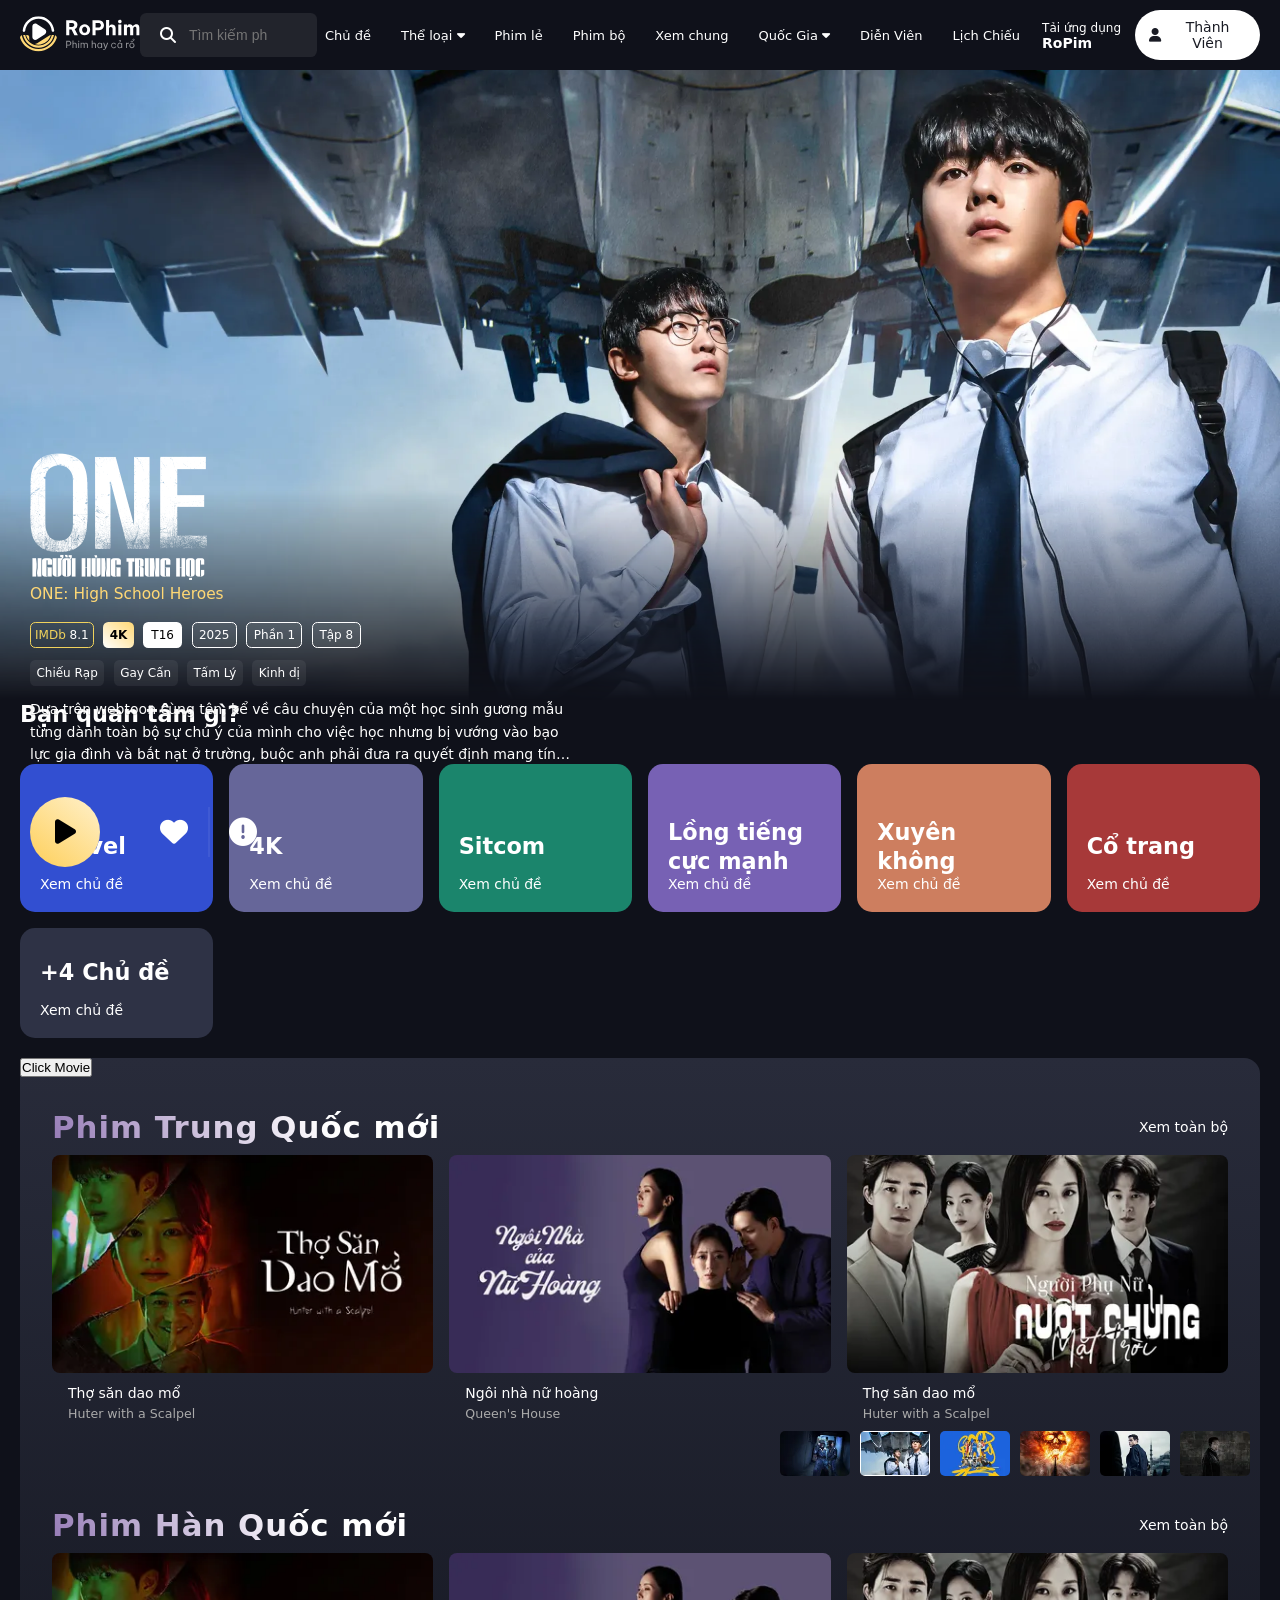
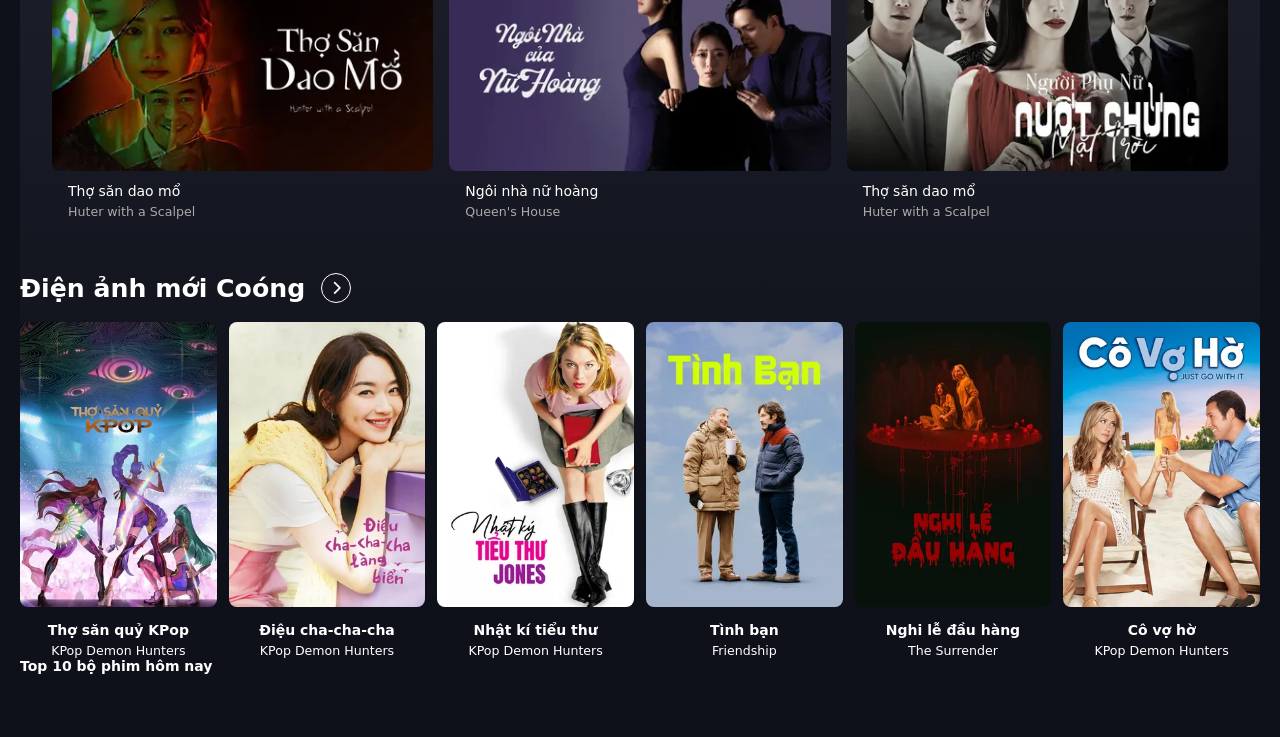
<file: RoPhimHay/index.html>
<!DOCTYPE html>
<html lang="en">
  <head>
    <meta charset="UTF-8" />
    <meta name="viewport" content="width=device-width, initial-scale=1.0" />
    <title>RoPhimHay</title>
    <link rel="stylesheet" href="./style.css" />
    <link
      rel="stylesheet"
      href="https://cdnjs.cloudflare.com/ajax/libs/font-awesome/6.5.0/css/all.min.css"
    />
  </head>
  <body>
    <header class="header">
      <div class="header-element">
        <div class="icons"><i class="fa-solid fa-bars"></i></div>
        <div class="logo">
          <img
            src="./img/logorophim.svg"
            alt="Logo RoPhim"
            class="logo-pape-rophim"
          />
        </div>
        <div class="search">
          <div class="search-icon">
            <i class="fa-solid fa-magnifying-glass"></i>
          </div>
          <input class="search-input" placeholder="Tìm kiếm phim,diễn viên" />
        </div>
        <nav class="name-menu">
          <a href="#">Chủ đề</a>
          <a href="#">Thể loại <i class="fa-solid fa-caret-down"></i></a>
          <a href="#">Phim lẻ</a>
          <a href="#">Phim bộ</a>
          <a href="#">Xem chung</a>
          <a href="#">Quốc Gia <i class="fa-solid fa-caret-down"></i></a>
          <a href="#">Diễn Viên</a>
          <a href="#">Lịch Chiếu</a>
          <div class="text-light">
            <span class="button-download">Tải ứng dụng</span>
            <strong>RoPim</strong>
          </div>
          <div id="main-user">
            <i class="fa-solid fa-user main-color"></i>
            <p class="main-color">Thành Viên</p>
          </div>
        </nav>
        <div class="icons"><i class="fa-solid fa-magnifying-glass"></i></div>
      </div>
    </header>
    <main class="main">
      <section class="main-banner">
        <div class="movie-media">
          <img
            src="./img/nguoihungtrunghoc.webp"
            alt="Phim Người Hùng Trung Học"
            class="title-img"
          />
        </div>
        <div class="main-container">
          <div>
            <h1 class="name-movie-img">ONE: Người Hùng Trung Học</h1>
            <img
              src="./img/logoone.webp"
              alt="Movie Người Hùng Trung Học"
              class="movie-hero"
            />
          </div>
          <div class="section-intro">
            <h4>ONE: High School Heroes</h4>
            <div class="tags">
              <div class="tags-imdb tags-evaluation">IMDb <span>8.1</span></div>
              <div class="tags-quality">4K</div>
              <div class="tags-model">T16</div>
              <div class="tags-classic">2025</div>
              <div class="tags-classic">Phần 1</div>
              <div class="tags-classic">Tập 8</div>
            </div>
            <nav class="hl-tags">
              <a class="tag-topic" href="#">Chiếu Rạp</a>
              <a class="tag-topic" href="#">Gay Cấn</a>
              <a class="tag-topic" href="#">Tấm Lý</a>
              <a class="tag-topic" href="#">Kinh dị</a>
            </nav>
            <p class="description">
              Dựa trên webtoon cùng tên, kể về câu chuyện của một học sinh gương
              mẫu từng dành toàn bộ sự chú ý của mình cho việc học nhưng bị
              vướng vào bạo lực gia đình và bắt nạt ở trường, buộc anh phải đưa
              ra quyết định mang tính thay đổi. One: High School Heroes kể về
              hành trình nhóm học sinh dũng cảm chống bạo lực học đường, kết hợp
              hành động mãn nhãn và drama sâu sắc, truyền tải thông điệp đoàn
              kết.
            </p>
            <div class="movie-desqis">
              <a class="open-movie" href="#">
                <i class="fa-solid fa-play fa-back"></i>
              </a>
              <div class="touch-group">
                <div class="tym-item"><i class="fa-solid fa-heart"></i></div>
                <div class="tym-item">
                  <i class="fa-solid fa-circle-exclamation"></i>
                </div>
              </div>
            </div>
          </div>
        </div>
        <div class="wrapper">
          <div class="wrap">
            <img
              src="./img/daimau.webp"
              alt="RoPhim Đại Mẫu"
              class="wrap-img"
            />
          </div>
          <div class="wrap">
            <img
              src="./img/nguoihth.webp"
              alt="RoPhim Người Hùng Trung Học"
              class="wrap-img wrap-img-style"
            />
          </div>
          <div class="wrap">
            <img
              src="./img/kientuong.webp"
              alt="RoPhim Kiện Tướng"
              class="wrap-img"
            />
          </div>
          <div class="wrap">
            <img
              src="./img/luoihaituthan.webp"
              alt="RoPhim Lưỡi Hái Tử Thần"
              class="wrap-img"
            />
          </div>
          <div class="wrap">
            <img
              src="./img/taynghiepdu.webp"
              alt="RoPhim Tay Nghiệp Dư"
              class="wrap-img"
            />
          </div>
          <div class="wrap">
            <img
              src="./img/matdanhketaon2.webp"
              alt="RoPhim Mật Danh Kế Toán2"
              class="wrap-img"
            />
          </div>
        </div>
      </section>
      <div class="banner">
        <section class="catalogue-movie">
          <h4>Bạn quan tâm gì?</h4>
          <div class="genre">
            <div class="genre-movie genre1">
              <div class="data-line">
                <h4>Marvel</h4>
                <p>Xem chủ đề</p>
              </div>
            </div>
            <div class="genre-movie genre2">
              <div>
                <h4>4K</h4>
                <p>Xem chủ đề</p>
              </div>
            </div>
            <div class="genre-movie genre3">
              <div>
                <h4>Sitcom</h4>
                <p>Xem chủ đề</p>
              </div>
            </div>
            <div class="genre-movie genre4">
              <div>
                <h4>Lồng tiếng cực mạnh</h4>
                <p>Xem chủ đề</p>
              </div>
            </div>
            <div class="genre-movie genre5">
              <div>
                <h4>Xuyên không</h4>
                <p>Xem chủ đề</p>
              </div>
            </div>
            <div class="genre-movie genre6">
              <div>
                <h4>Cổ trang</h4>
                <p>Xem chủ đề</p>
              </div>
            </div>
            <div class="genre-movie genre7">
              <div>
                <h4>+4 Chủ đề</h4>
                <p>Xem chủ đề</p>
              </div>
            </div>
          </div>
        </section>
        <div class="padding-total">
          <button class="btn-movie">Click Movie</button>
          <!-- <section class="categories">
        <div class="movie-welding">
            <div class="top-title">
            <h4>Phim Hàn Quốc mới</h4>
            <p>Xem toàn bộ</p>
            </div>
            <div class="movie-container">
                <div class="part-movie">
                    <div class="cover-movie">
                        <img src="./img/thosandaoma.webp" alt="Movie Thợ săn dao mổ" class="movie-new-img"/>
                        </div>
                        <div class="name-movie">
                        <h4>Thợ săn dao mổ</h4>
                        <p>Huter with a Scalpel</p>
                    </div>
                </div>
                <div class="part-movie">
                    <div class="cover-movie">
                        <img src="./img/ngoinhanuahoang.webp" alt="Movie Ngôi nhà nữ hoàng" class="movie-new-img"/>
                        </div>
                        <div class="name-movie">
                        <h4>Ngôi nhà nữ hoàng</h4>
                        <p>Queen's House</p>
                    </div>
                </div>
                <div class="part-movie">
                    <div class="cover-movie">
                        <img src="./img/nguoiphunu.webp" alt="Movie Người phụ nữ nuốt chửng mặt trời" class="movie-new-img"/>
                        </div>
                        <div class="name-movie">
                        <h4>Thợ săn dao mổ</h4>
                        <p>Huter with a Scalpel</p>
                    </div>
                </div>
            </div>
        </div>
    </section> -->
          <div id="wrapper-categpries">
            <section class="categories">
              <div class="movie-welding">
                <div class="top-title">
                  <h4>Phim Trung Quốc mới</h4>
                  <p>Xem toàn bộ</p>
                </div>
                <div class="movie-container">
                  <div class="part-movie">
                    <div class="cover-movie">
                      <img
                        src="./img/thosandaoma.webp"
                        alt="Movie Thợ săn dao mổ"
                        class="movie-new-img"
                      />
                    </div>
                    <div class="name-movie">
                      <h4>Thợ săn dao mổ</h4>
                      <p>Huter with a Scalpel</p>
                    </div>
                  </div>
                  <div class="part-movie">
                    <div class="cover-movie">
                      <img
                        src="./img/ngoinhanuahoang.webp"
                        alt="Movie Ngôi nhà nữ hoàng"
                        class="movie-new-img"
                      />
                    </div>
                    <div class="name-movie">
                      <h4>Ngôi nhà nữ hoàng</h4>
                      <p>Queen's House</p>
                    </div>
                  </div>
                  <div class="part-movie">
                    <div class="cover-movie">
                      <img
                        src="./img/nguoiphunu.webp"
                        alt="Movie Người phụ nữ nuốt chửng mặt trời"
                        class="movie-new-img"
                      />
                    </div>
                    <div class="name-movie">
                      <h4>Thợ săn dao mổ</h4>
                      <p>Huter with a Scalpel</p>
                    </div>
                  </div>
                </div>
              </div>
            </section>
            <section class="categories">
              <div class="movie-welding">
                <div class="top-title">
                  <h4>Phim Hàn Quốc mới</h4>
                  <p>Xem toàn bộ</p>
                </div>
                <div class="movie-container">
                  <div class="part-movie">
                    <div class="cover-movie">
                      <img
                        src="./img/thosandaoma.webp"
                        alt="Movie Thợ săn dao mổ"
                        class="movie-new-img"
                      />
                    </div>
                    <div class="name-movie">
                      <h4>Thợ săn dao mổ</h4>
                      <p>Huter with a Scalpel</p>
                    </div>
                  </div>
                  <div class="part-movie">
                    <div class="cover-movie">
                      <img
                        src="./img/ngoinhanuahoang.webp"
                        alt="Movie Ngôi nhà nữ hoàng"
                        class="movie-new-img"
                      />
                    </div>
                    <div class="name-movie">
                      <h4>Ngôi nhà nữ hoàng</h4>
                      <p>Queen's House</p>
                    </div>
                  </div>
                  <div class="part-movie">
                    <div class="cover-movie">
                      <img
                        src="./img/nguoiphunu.webp"
                        alt="Movie Người phụ nữ nuốt chửng mặt trời"
                        class="movie-new-img"
                      />
                    </div>
                    <div class="name-movie">
                      <h4>Thợ săn dao mổ</h4>
                      <p>Huter with a Scalpel</p>
                    </div>
                  </div>
                </div>
              </div>
            </section>
          </div>
          <section class="electric-movie">
            <div class="cards-header">
              <h4>Điện ảnh mới Coóng</h4>
              <div class="cat-row">
                <i class="fa-solid fa-chevron-right"></i>
              </div>
            </div>
            <div class="cards-slide">
              <div class="sw-item">
                <div class="row-demo">
                  <img src="./img/thosanquy.webp" alt="Phim Thợ săn quỷ KPop" />
                </div>
                <div class="information-moive">
                  <h4 class="name-row-demo">Thợ săn quỷ KPop</h4>
                  <p>KPop Demon Hunters</p>
                </div>
              </div>
              <div class="sw-item">
                <div class="row-demo">
                  <img
                    src="./img/dieuchanangbien.jpg"
                    alt="Phim Điệu cha-cha-cha"
                  />
                </div>
                <div class="information-moive">
                  <h4 class="name-row-demo">Điệu cha-cha-cha</h4>
                  <p>KPop Demon Hunters</p>
                </div>
              </div>
              <div class="sw-item">
                <div class="row-demo">
                  <img
                    src="./img/nhatkitieuthu.jpg"
                    alt="Phim Nhật kí tiểu thư"
                  />
                </div>
                <div class="information-moive">
                  <h4 class="name-row-demo">Nhật kí tiểu thư</h4>
                  <p>KPop Demon Hunters</p>
                </div>
              </div>
              <div class="sw-item">
                <div class="row-demo">
                  <img src="./img/tinhban.webp" alt="Phim Tình Bạn" />
                </div>
                <div class="information-moive">
                  <h4 class="name-row-demo">Tình bạn</h4>
                  <p>Friendship</p>
                </div>
              </div>
              <div class="sw-item">
                <div class="row-demo">
                  <img
                    src="./img/nghiledauhang.webp"
                    alt="Phim Nghi lễ đầu hàng"
                  />
                </div>
                <div class="information-moive">
                  <h4 class="name-row-demo">Nghi lễ đầu hàng</h4>
                  <p>The Surrender</p>
                </div>
              </div>
              <div class="sw-item">
                <div class="row-demo">
                  <img src="./img/covoho.jpg" alt="Phim cô vợ hờ" />
                </div>
                <div class="information-moive">
                  <h4 class="name-row-demo">Cô vợ hờ</h4>
                  <p>KPop Demon Hunters</p>
                </div>
              </div>
            </div>
          </section>
          <section class="top-movie">
            <h4>Top 10 bộ phim hôm nay</h4>
            <div class="top-ten-movie">
              <div></div>
              <div></div>
              <div></div>
              <div></div>
              <div></div>
            </div>
          </section>
        </div>
      </div>
    </main>
    <script src="./index.js"></script>
  </body>
</html>
</file>
<file: RoPhimHay/style.css>
* {
    margin: 0;
    padding: 0;
    box-sizing: border-box;
}

body {
    font-family: system-ui, -apple-system, "Segoe UI", Roboto, "Helvetica Neue", "Noto Sans", "Liberation Sans", Arial, sans-serif, "Apple Color Emoji", "Segoe UI Emoji", "Segoe UI Symbol", "Noto Color Emoji";
    height: 100%;
    background-color: #0F111A;
    color: #fff;
    width: 100%;
    font-size: 14px;
}

.header {
    width: 100%;
}

.header-element {
    width: 100%;
    height: 70px;
    background-color: #0F111A;
    display: flex;
    justify-content: space-between;
    align-items: center;
    position: fixed;
    z-index: 10;
    padding: 0 20px;
    box-sizing: border-box;
}

.icons {
    display: none;
}

.logo {
    width: 120px;
    height: auto;
    flex-shrink: 0;
}

.logo-pape-rophim {
    width: 100%;
    height: 40px;
}

.search {
    background-color: rgba(255, 255, 255, .08);
    display: flex;
    height: 2.8rem;
    border-radius: .4rem;
}

.search-input {
    background-color: rgba(255, 255, 255, .0);
    color: #fff;
    font-size: 1em;
    border: 1px solid transparent !important;
    width: 100%;
    padding: 0 3rem;
    font-size: 14px;
}

.search-icon {
    font-size: 16px;
    color: #fff !important;
    position: absolute;
    top: 50%;
    transform: translateY(-50%);
    padding: 20px;
}

.name-menu {
    display: flex;
    align-items: center;
    gap: 1em;
    justify-content: space-between;
}

.name-menu a {
    color: #fff;
    cursor: pointer;
    text-decoration: none;
    font-size: 13px;
    padding: 0 .5rem;
    white-space: nowrap;
}

.button-light {
    height: 44px;
    padding: 0 1.2rem;
    display: flex;
    flex-direction: column;
    cursor: pointer;
    color: #fff;
    gap: .3rem;
}

.button-download {
    white-space: nowrap;
    font-size: 12px;
}

.button-light strong {
    font-size: 14px
}
    
#main-user {
    display: inline-flex;
    align-items: center;
    gap: .5rem;
    background-color: #fff;
    border-radius: 3rem;
    padding: .5rem .8rem;
    border: 1px solid rgba(255, 255, 255, .5);
    text-align: center;
    color: #191b24;
    min-width: 125px;
}

.movie-media {
    width: 100%;
    height: 700px;
   
}
.title-img {
    width: 100%;
    height: 100%;
    object-fit: cover;
    mask-image: linear-gradient(to bottom, black 70%, transparent 100%);
  -webkit-mask-image: linear-gradient(to bottom, black 70%, transparent 100%);
}

.main-container {
    position: absolute;
    top: 50%;
    padding: 0 30px 60px;
    z-index: 2;
}

.name-movie-img {
    display: none;
}

.movie-hero {
    max-width: 500px;
    max-height: 130px;
}

.section-intro h4 {
    color: #ffd875;
    font-size: 1.1em;
    line-height: 1.5;
    font-weight: 300;
    margin-bottom: 1rem;
}

.tags {
    display: flex;
    align-items: center;
    gap: .6rem;
    margin-bottom: .75rem;
}

.tags-imdb {
    border: 1px solid #f0d25c;
    color: #fff;
    cursor: pointer;
    border-radius: .33rem;
    font-size: 12px;
    padding: 0 4px;
    line-height: 24px;
}

.tags-quality {
    background-image: linear-gradient(220deg, #FFD875, #FFF);
    background-color: #FFD875;
    border-radius: .33rem;
    height: 26px;
    display: flex;
    align-items: center;
    justify-content: center;
    font-weight: 700;
    font-size: 12px;
    color: #000;
    padding: 0 .4rem;
}

.tags-model {
    background-color: #fff;
    color: #000;
    font-weight: 500;
    display: flex;
    cursor: pointer;
    line-height: 26px;
    padding: 0 .5rem;
    border-radius: .33rem;
    align-items: center;
    font-size: 12px;
}

.tags-classic {
    background-color: #ffffff10;
    height: 26px;
    padding: 0 .4rem;
    color: #fff;
    border: 1px solid #fff;
    border-radius: .33rem;
    align-items: center;
    font-size: 12px;
    display: flex;
    cursor: pointer;
}

.tags-evaluation {
    color: #f0d25c;
}
.tags-evaluation span {
    color: #fff;
}

.hl-tags {
    display: flex;
    gap: .6rem;
    margin-bottom: .75rem;
}

.tag-topic {
    font-size: 12px !important;
    background-color: #ffffff10 ;
    height: 26px;
    padding: 0 .4rem;
    color: #fff;
    display: flex;
    align-items: center;
    border-radius: .33rem;
    align-items: center;
}

.description {
    font-size: 1em;
    line-height: 1.6;
    color: #fff;
    text-shadow: 0 1px 1px rgba(0, 0, 0, .2);
    font-weight: 400;
    margin-bottom: 2rem;
    display: -webkit-box;
    -webkit-box-orient: vertical;
    -webkit-line-clamp: 3;
    overflow: hidden;
    width: 540px;
}

a {
    text-decoration: none;
}

.movie-desqis {
    display: flex;
    gap: 40px;
    align-items: center;
}

.open-movie {
    display: flex;
    justify-content: center;
    align-items: center;
    width: 70px;
    height: 70px;
    border-radius: 100%;
    background: linear-gradient(39deg, rgba(254, 207, 89, 1), rgba(255, 241, 204, 1));
}

.fa-back {
    color: #000;
    font-size: 28px;
}

.touch-group{
    display: inline-flex;
    align-items: center;
    border: 2px solid var(--border-color);
    border-radius: 30px;
    overflow: hidden;
}

.tym-item {
    height: 50px;
    min-width: 68px;
    display: flex;
    justify-content: center;
    flex-direction: column;
    align-items: center;
    padding: 0 .2rem;
    gap: .3rem;
    position: relative;
    color: #FFF;
    font-size: 28px;
}

.tym-item+.tym-item {
    border-left: 2px solid #ffffff10
}

.touch-group:hover {
    border: 2px solid #ffffff;
}

.wrapper {
    display: flex;
    gap: 10px;
    position: absolute;
    right: 0;
    padding: 0 30px;
    bottom: -64%;
    z-index: 2;
    width: 100%;
    justify-content: flex-end;
}

.wrap {
    width: 70px;
    height: 45px;
    overflow: hidden;
    border-radius: 5px;
}

.wrap-img {
    max-width: 100% !important;
    height: 100% !important;
    object-fit: cover;
    
}
.wrap-img-style {
    border: 1px solid #ffffff;
} 

.padding-total {
    background: linear-gradient(0deg, rgba(40, 43, 58, 0) 20%, rgba(40, 43, 58, 1));
    border-radius: 16px;
}

.banner {
        padding: 0 20px;
}

.genre {
    display: grid;
    gap: 1rem; /*=16px */
    grid-template-columns: repeat(6, 1fr);  /* 6 cot */
    padding: 20px 0;
    width: 100%;
}

.genre-movie {
    display: flex;
    align-items: center;
    justify-content: center;
    width: 195px;
    height: 148px;
    border-radius: 15px;
    min-height: 110px;
    transition: transform 0.3s ease, box-shadow 0.3s ease;
    cursor: pointer;
}

.genre1 {
    background-color: rgb(50, 79, 209);
    padding:20px;
    width: 100%;
    min-height: 110px;
    display: flex;
    flex-direction: column;
    align-items: flex-start;
    justify-content: flex-end;
    gap: 0.7rem;
}
.genre2 {
    background-color: rgb(102, 102, 153);
    padding: 20px;
    width: 100%;
    min-height: 110px;
    display: flex;
    flex-direction: column;
    align-items: flex-start;
    justify-content: flex-end;
    gap: 0.7rem;
}
.genre3 {
    background-color: rgb(27, 133, 108);
    width: 100%;
    padding: 20px;
    min-height: 110px;
    display: flex;
    flex-direction: column;
    align-items: flex-start;
    justify-content: flex-end;
    gap: 0.7rem;
}
.genre4 {
    background-color: rgb(119, 97, 180);
    width: 100%;
    min-height: 110px;
    display: flex;
    flex-direction: column;
    align-items: flex-start;
    justify-content: flex-end;
    gap: 0.7rem;
    padding: 20px;
}
.genre5 {
    background-color: rgb(205, 126, 95);
    width: 100%;
    min-height: 110px;
    display: flex;
    flex-direction: column;
    align-items: flex-start;
    justify-content: flex-end;
    gap: 0.7rem;
    padding: 20px;
}
.genre6 {
    background-color: rgb(167, 57, 57);
    width: 100%;
    min-height: 110px;
    display: flex;
    padding: 20px;
    flex-direction: column;
    align-items: flex-start;
    justify-content: flex-end;
    gap: 0.7rem;
}
.genre7 {
    background-color: rgb(46, 50, 69);
    padding: 20px;
    width: 100%;
    max-height: 110px;
    padding: 20px;
    display: flex;
    flex-direction: column;
    align-items: flex-start;
    justify-content: flex-end;
    gap: 0.7rem;
}

.genre1:hover, .genre2:hover, 
.genre3:hover, .genre4:hover, 
.genre5:hover, .genre6:hover, .genre7:hover {
    transform: translateY(-5px);
}

.catalogue-movie h4 {
    position: relative;
    min-height: 44px;
    font-size: 1.6em !important;
    line-height: 1.3;
    display: -webkit-box;
    -webkit-line-clamp: 2;
    -webkit-box-orient: vertical;
    color: #fff;
    
}

.catalogue-movie p{
    font-size: 14px;
    color: #fff;
}

.categories {
    padding: 2rem;
    border-radius: 16px;
    display: grid;
    gap: 2rem;
}
.movie-welding {
    width: 100%;
}

.main {
    width: 100%;
    height: 100%;
}

.movie-container{
    display: grid;
    grid-template-columns: repeat(3,1fr);
    gap: 1rem;
    padding: 10px 0;
}

.cover-movie {
    width: 100%;
    height: 218px;
    object-fit: cover;
    border-radius: .5rem;
}

.part-movie {
    width: 100%;
}

.movie-new-img {
    width: 100%;
    height: 100%;
    object-fit: cover;
    display: block;
    border-radius: inherit;
}

.name-movie {
    padding: .75rem 1rem;
}

.name-movie h4 {
    font-size: 14px;
    font-weight: 500;
    color: #fff;
}
.name-movie p {
    color: #aaa;
    font-size: 12.6px;
    margin-top: 5px;
}

.top-title {
    display: flex;
    justify-content: space-between;
    align-items: center;
}
.top-title h4 {
    font-size: 1.8em ;
    text-shadow: none !important;
    letter-spacing: 1px;
    font-weight: 700 !important;
    font-size: 2.2em !important;
    background: linear-gradient(235deg, rgb(255, 255, 255) 30%, rgb(103, 65, 150) 130%);
    -webkit-background-clip: text;
    -webkit-text-fill-color: transparent;
}

.top-title p {
    font-size: 14px;
    color: #fff;
}

.cards-header {
    display: flex;
    align-items: center;
    gap: 1rem;
    margin-bottom: 1.2rem;
}

.cards-header h4 {
    font-size: 1.8em;
}

.cat-row {
    width: 30px;
    height: 30px;
    border-radius: 100%;
    border: 1px solid #ffffff;
    display: flex;
    align-items: center;
    justify-content: center;
    font-size: 14px;
}

.cards-slide {
    gap: 0.75rem;
    cursor: pointer;
    width: 100%;
    display: grid;
    grid-template-columns: repeat(6, 1fr);
}

.row-demo {
    width: 100%;
}

.sw-item {
    width: 100%;
    display: flex;
    flex-direction: column;
    gap: .75rem;
}

.row-demo img {
    width: 100%;
    height: 285px;
    border-radius: 0.5rem;
    object-fit: cover;
}

.information-moive {
    display: flex;
    flex-direction: column;
    align-items: center;
}

.information-moive h4{
    color: #fff;
    font-size: 1em;
}
.information-moive p {
    font-size: .9em;
    margin-top: 5px;
}
.top-ten-movie {
    min-height: 44px;
    margin-bottom: 1.2rem;
    font-size: 1.8em;
}
</file>
